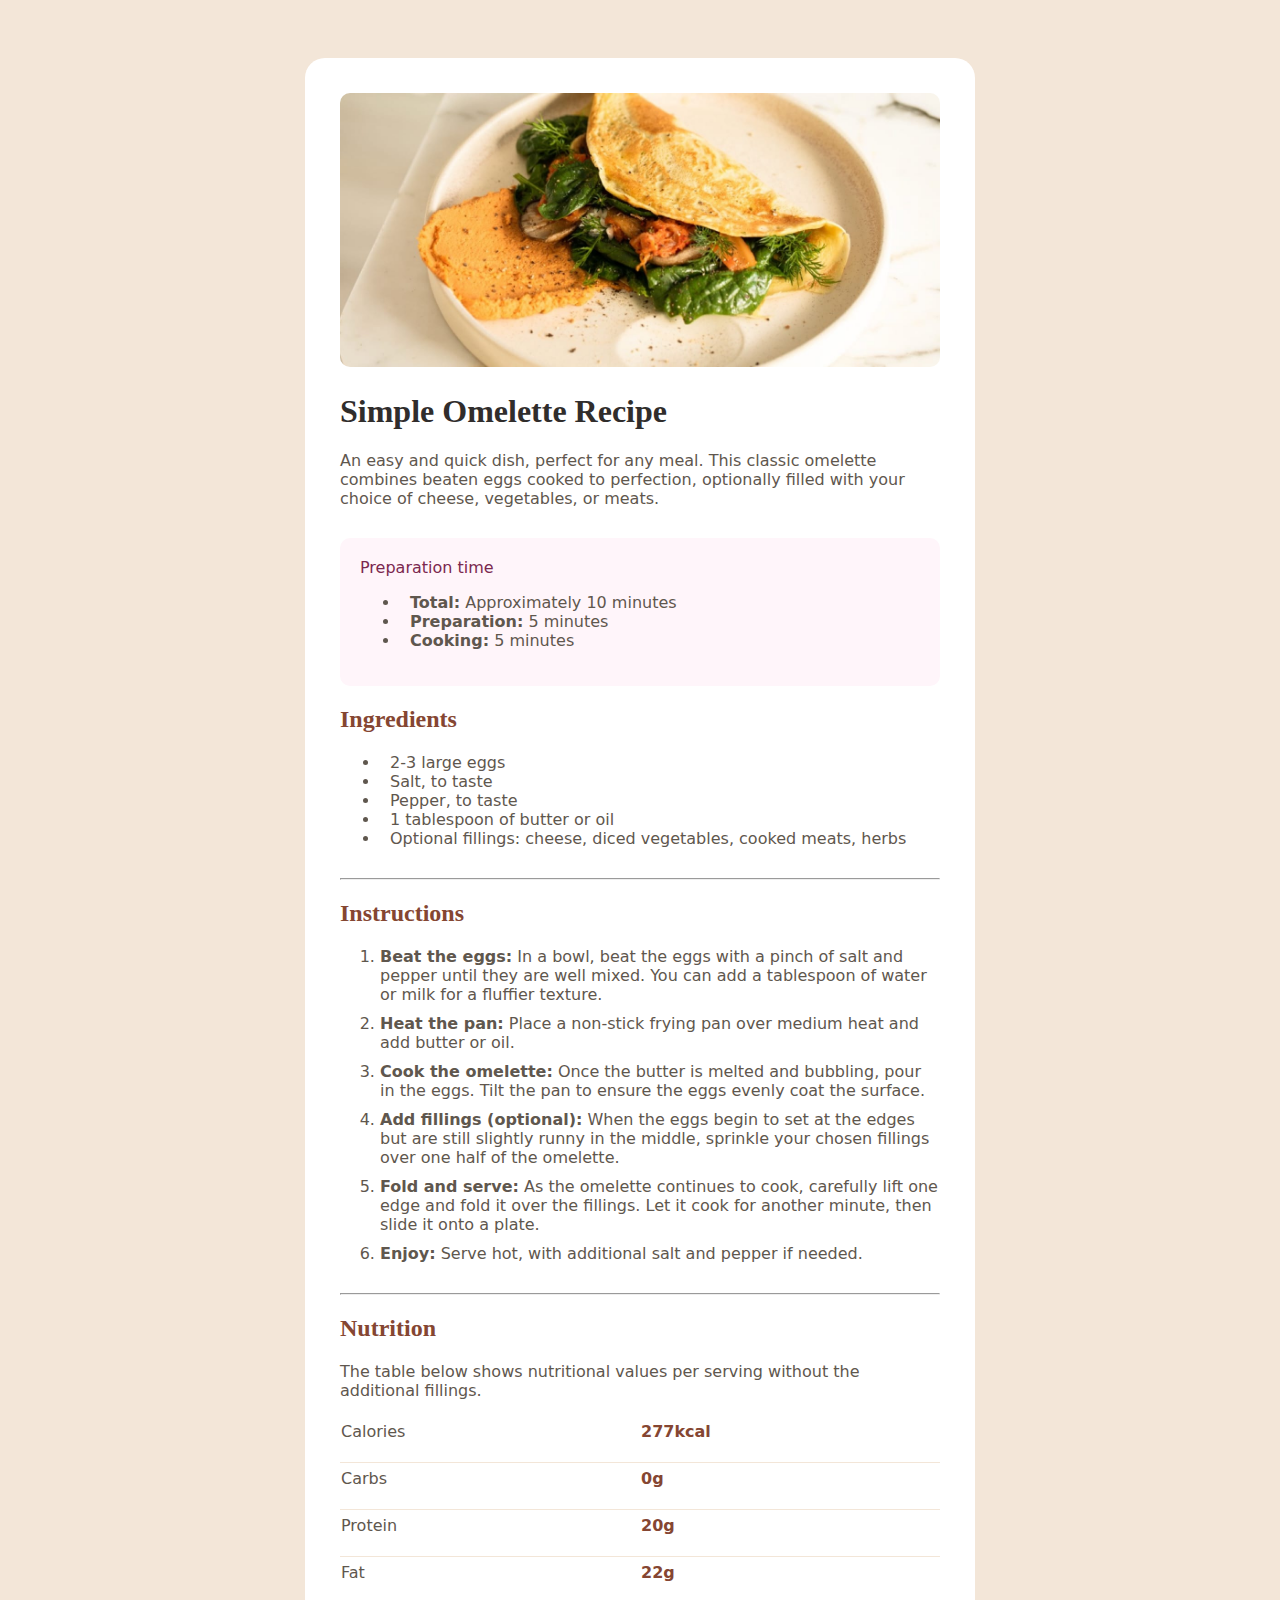
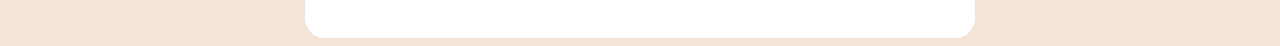
<file: css/01-recipe-page/index.html>
<!DOCTYPE html>
<html lang="en">
  <head>
    <meta charset="UTF-8" />
    <meta name="viewport" content="width=device-width, initial-scale=1.0" />
    <!-- displays site properly based on user's device -->

    <link
      rel="icon"
      type="image/png"
      sizes="32x32"
      href="./assets/images/favicon-32x32.png"
    />

    <title>Frontend Mentor | Recipe page</title>

    <!-- Feel free to remove these styles or customise in your own stylesheet 👍 -->
    <style>
      .attribution {
        font-size: 11px;
        text-align: center;
      }
      .attribution a {
        color: hsl(228, 45%, 44%);
      }
    </style>
    <link rel="stylesheet" href="style.css" />
  </head>
  <body>
    <main>
      <div class="hero">
        <img src="assets/images/image-omelette.jpeg" />
        <h1>Simple Omelette Recipe</h1>
        <p>
          An easy and quick dish, perfect for any meal. This classic omelette
          combines beaten eggs cooked to perfection, optionally filled with your
          choice of cheese, vegetables, or meats.
        </p>
      </div>
      <div class="timing">
        <span class="heading">Preparation time</span>
        <ul>
          <li><span class="bold">Total:</span> Approximately 10 minutes</li>
          <li><span class="bold">Preparation:</span> 5 minutes</li>
          <li><span class="bold">Cooking:</span> 5 minutes</li>
        </ul>
      </div>
      <div class="ingredients">
        <h2>Ingredients</h2>
        <ul>
          <li>2-3 large eggs</li>
          <li>Salt, to taste</li>
          <li>Pepper, to taste</li>
          <li>1 tablespoon of butter or oil</li>
          <li>
            Optional fillings: cheese, diced vegetables, cooked meats, herbs
          </li>
        </ul>
      </div>
      <hr />
      <div class="instructions">
        <h2>Instructions</h2>
        <ol>
          <li>
            <span class="bold">Beat the eggs:</span> In a bowl, beat the eggs
            with a pinch of salt and pepper until they are well mixed. You can
            add a tablespoon of water or milk for a fluffier texture.
          </li>
          <li>
            <span class="bold">Heat the pan:</span> Place a non-stick frying pan
            over medium heat and add butter or oil.
          </li>
          <li>
            <span class="bold">Cook the omelette:</span> Once the butter is
            melted and bubbling, pour in the eggs. Tilt the pan to ensure the
            eggs evenly coat the surface.
          </li>
          <li>
            <span class="bold">Add fillings (optional):</span> When the eggs
            begin to set at the edges but are still slightly runny in the
            middle, sprinkle your chosen fillings over one half of the omelette.
          </li>
          <li>
            <span class="bold">Fold and serve:</span> As the omelette continues
            to cook, carefully lift one edge and fold it over the fillings. Let
            it cook for another minute, then slide it onto a plate.
          </li>
          <li>
            <span class="bold">Enjoy:</span> Serve hot, with additional salt and
            pepper if needed.
          </li>
        </ol>
      </div>
      <hr />
      <div class="nutrition">
        <h2>Nutrition</h2>
        <p>
          The table below shows nutritional values per serving without the
          additional fillings.
        </p>
        <table>
          <tr>
            <td>Calories</td>
            <td>277kcal</td>
          </tr>
          <tr>
            <td>Carbs</td>
            <td>0g</td>
          </tr>
          <tr>
            <td>Protein</td>
            <td>20g</td>
          </tr>
          <tr>
            <td>Fat</td>
            <td>22g</td>
          </tr>
        </table>
      </div>
    </main>
  </body>
</html>
</file>
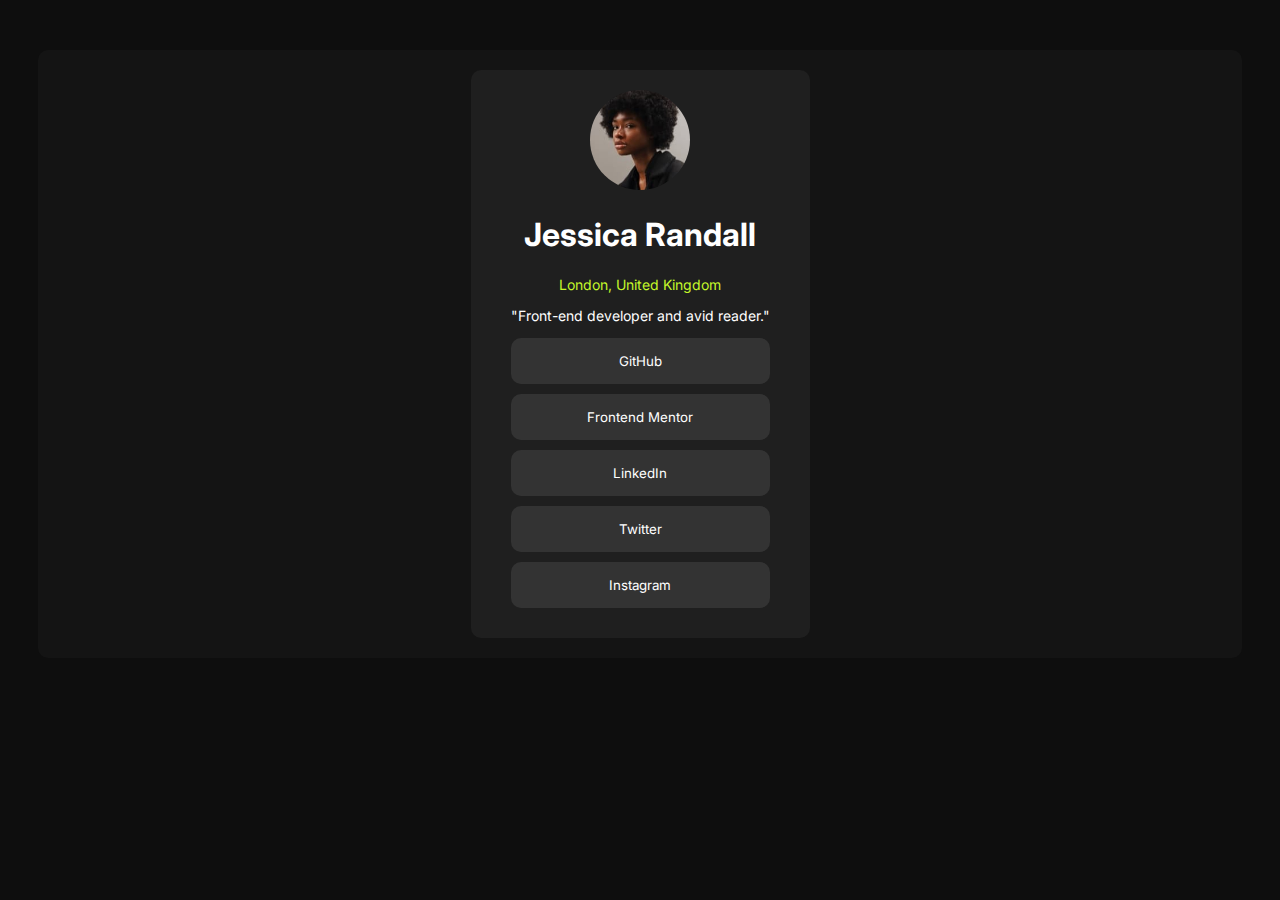
<file: css/02-social-links-profile/index.html>
<!DOCTYPE html>
<html lang="en">
  <head>
    <meta charset="UTF-8" />
    <meta name="viewport" content="width=device-width, initial-scale=1.0" />
    <!-- displays site properly based on user's device -->

    <link
      rel="icon"
      type="image/png"
      sizes="32x32"
      href="./assets/images/favicon-32x32.png"
    />
    <!-- Google Fonts -->
    <link rel="preconnect" href="https://fonts.googleapis.com" />
    <link rel="preconnect" href="https://fonts.gstatic.com" crossorigin />
    <link
      href="https://fonts.googleapis.com/css2?family=Inter:ital,opsz,wght@0,14..32,100..900;1,14..32,100..900&display=swap"
      rel="stylesheet"
    />
    <link rel="stylesheet" href="assets/styles.css" />
    <title>Frontend Mentor | Social links profile</title>
  </head>
  <body>
    <div class="container">
      <div class="card">
        <img src="assets/images/avatar-jessica.jpeg" alt="" />
        <h1>Jessica Randall</h1>
        <p class="location">London, United Kingdom</p>
        <p class="bio">"Front-end developer and avid reader."</p>
        <button>GitHub</button>
        <button>Frontend Mentor</button>
        <button>LinkedIn</button>
        <button>Twitter</button>
        <button>Instagram</button>
      </div>
    </div>
  </body>
</html>
</file>
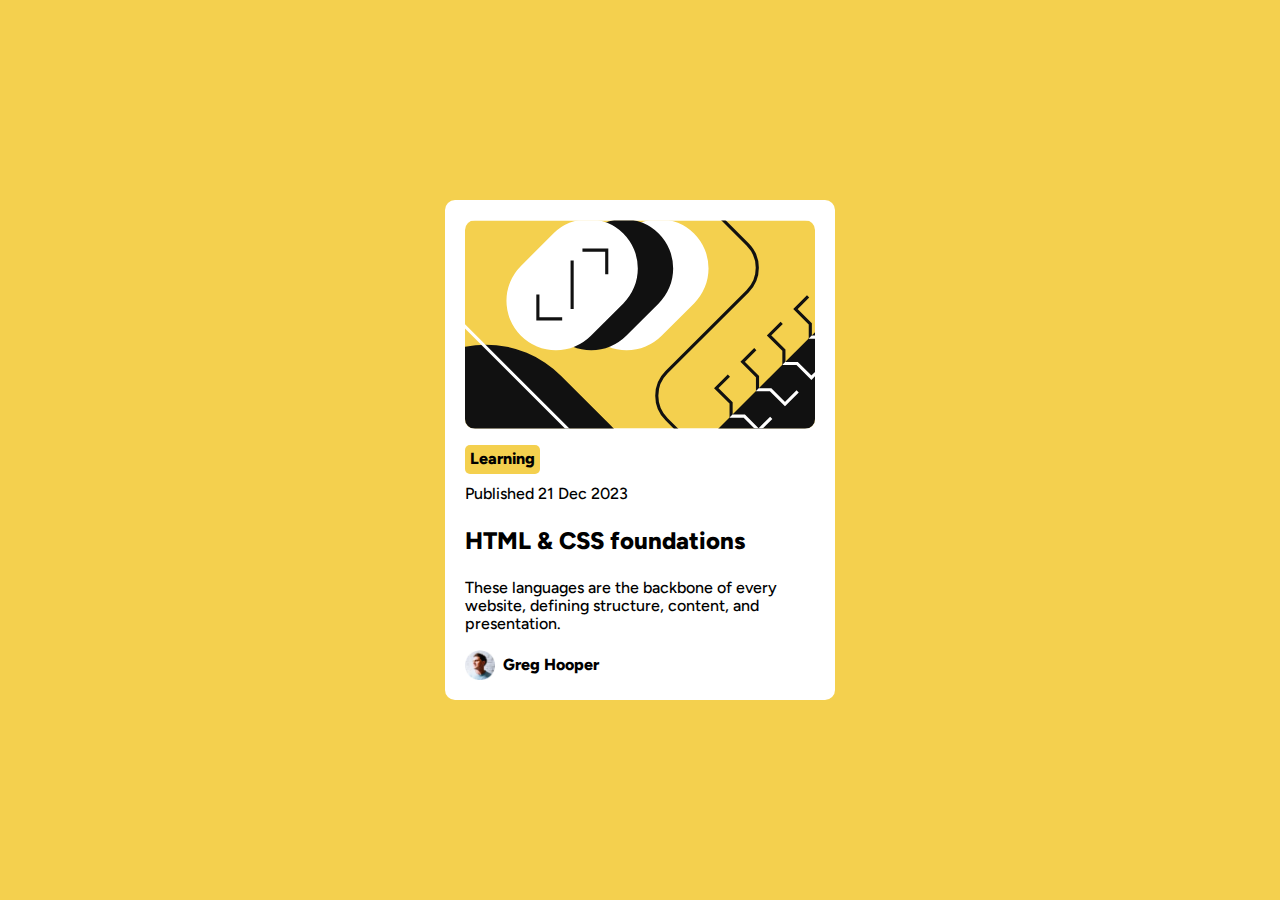
<file: css/03-blog-preview-card/index.html>
<!DOCTYPE html>
<html lang="en">
  <head>
    <meta charset="UTF-8" />
    <meta name="viewport" content="width=device-width, initial-scale=1.0" />
    <!-- displays site properly based on user's device -->

    <link
      rel="icon"
      type="image/png"
      sizes="32x32"
      href="./assets/images/favicon-32x32.png"
    />
    <link rel="preconnect" href="https://fonts.googleapis.com" />
    <link rel="preconnect" href="https://fonts.gstatic.com" crossorigin />
    <link
      href="https://fonts.googleapis.com/css2?family=Figtree:ital,wght@0,300..900;1,300..900&display=swap"
      rel="stylesheet"
    />
    <link rel="stylesheet" href="normalize.css" />
    <link rel="stylesheet" href="style.css" />
    <title>Frontend Mentor | Blog preview card</title>
  </head>
  <body>
    <div class="card">
      <img
        src="assets/images/illustration-article.svg"
        alt="illustraion image"
        class="card-img"
      />
      <p class="badge">Learning</p>
      <p class="date">Published 21 Dec 2023</p>
      <p class="heading">HTML & CSS foundations</p>
      <p class="text">
        These languages are the backbone of every website, defining structure,
        content, and presentation.
      </p>
      <div class="author-container">
        <img src="assets/images/image-avatar.webp" class="profile-img" />
        <p class="author">Greg Hooper</p>
      </div>
    </div>
  </body>
</html>
</file>
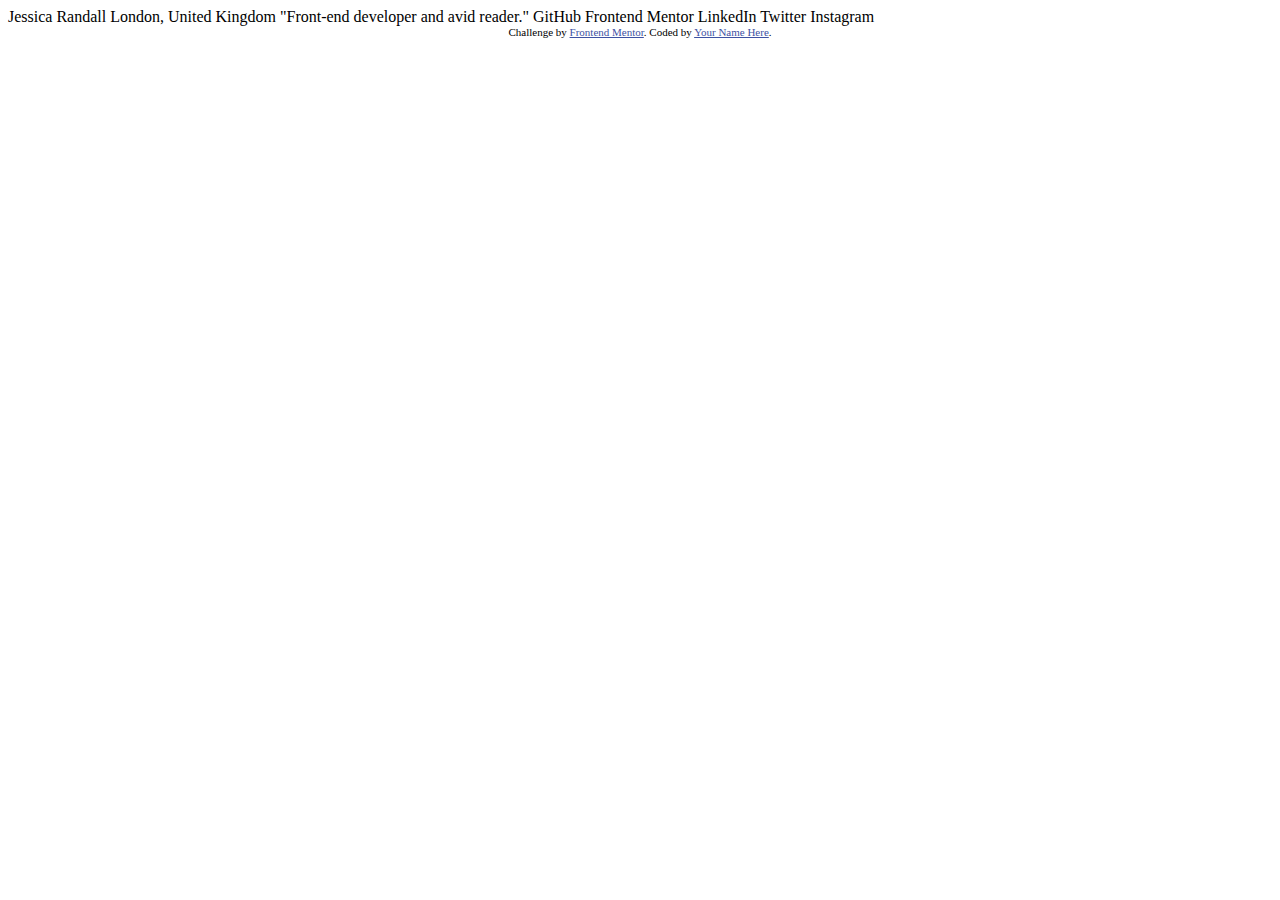
<file: css/2-social-links-profile/index.html>
<!DOCTYPE html>
<html lang="en">
<head>
  <meta charset="UTF-8">
  <meta name="viewport" content="width=device-width, initial-scale=1.0"> <!-- displays site properly based on user's device -->

  <link rel="icon" type="image/png" sizes="32x32" href="./assets/images/favicon-32x32.png">
  
  <title>Frontend Mentor | Social links profile</title>

  <!-- Feel free to remove these styles or customise in your own stylesheet 👍 -->
  <style>
    .attribution { font-size: 11px; text-align: center; }
    .attribution a { color: hsl(228, 45%, 44%); }
  </style>
</head>
<body>

  Jessica Randall
  London, United Kingdom
  "Front-end developer and avid reader."

  GitHub
  Frontend Mentor
  LinkedIn
  Twitter
  Instagram
  
  <div class="attribution">
    Challenge by <a href="https://www.frontendmentor.io?ref=challenge" target="_blank">Frontend Mentor</a>. 
    Coded by <a href="#">Your Name Here</a>.
  </div>
</body>
</html>
</file>
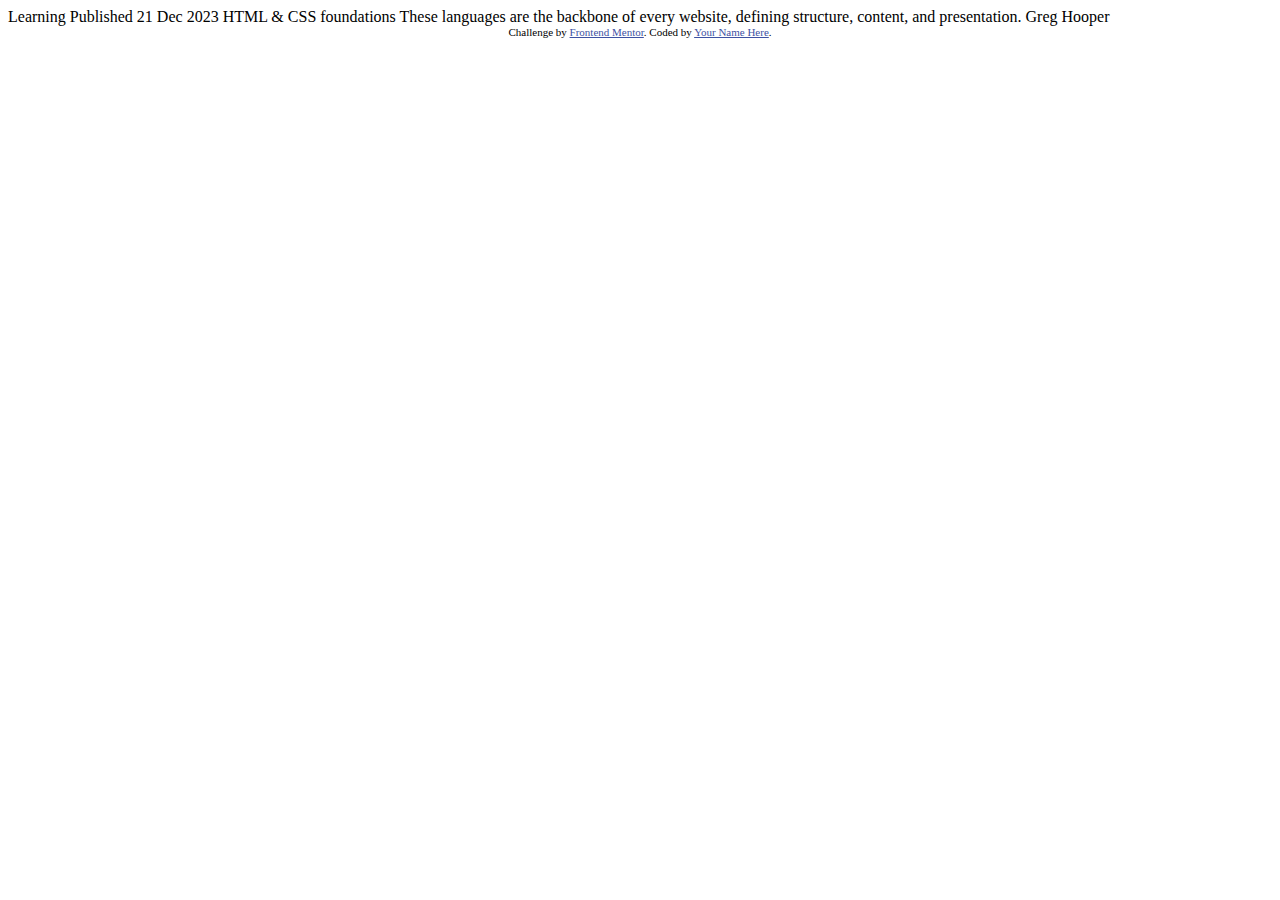
<file: css/3-blog-preview-card/index.html>
<!DOCTYPE html>
<html lang="en">
<head>
  <meta charset="UTF-8">
  <meta name="viewport" content="width=device-width, initial-scale=1.0"> <!-- displays site properly based on user's device -->

  <link rel="icon" type="image/png" sizes="32x32" href="./assets/images/favicon-32x32.png">
  
  <title>Frontend Mentor | Blog preview card</title>

  <!-- Feel free to remove these styles or customise in your own stylesheet 👍 -->
  <style>
    .attribution { font-size: 11px; text-align: center; }
    .attribution a { color: hsl(228, 45%, 44%); }
  </style>
</head>
<body>

  Learning

  Published 21 Dec 2023

  HTML & CSS foundations

  These languages are the backbone of every website, defining structure, content, and presentation.

  Greg Hooper
  
  <div class="attribution">
    Challenge by <a href="https://www.frontendmentor.io?ref=challenge" target="_blank">Frontend Mentor</a>. 
    Coded by <a href="#">Your Name Here</a>.
  </div>
</body>
</html>
</file>
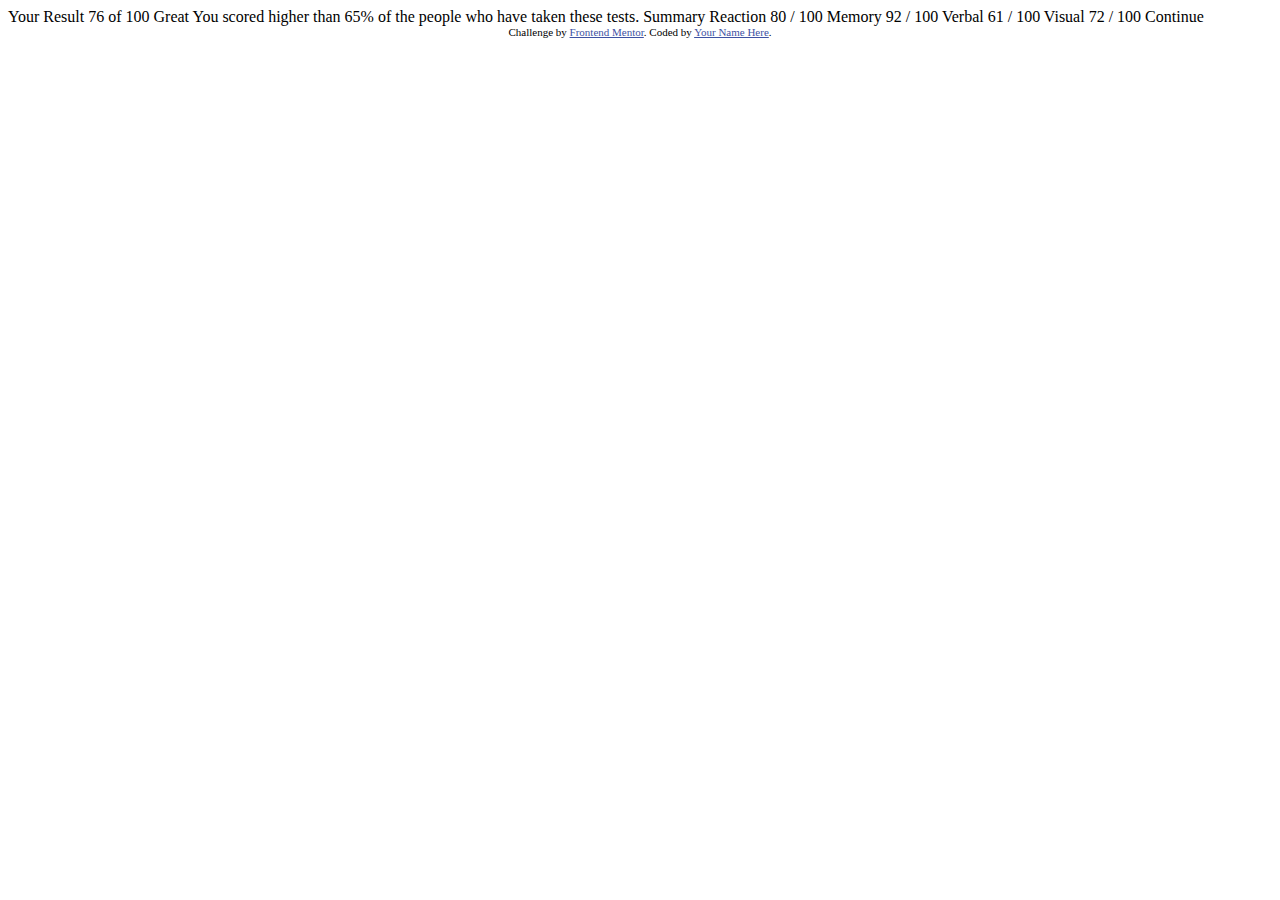
<file: css/4-results-summary-component/index.html>
<!DOCTYPE html>
<html lang="en">
<head>
  <meta charset="UTF-8">
  <meta name="viewport" content="width=device-width, initial-scale=1.0"> <!-- displays site properly based on user's device -->

  <link rel="icon" type="image/png" sizes="32x32" href="./assets/images/favicon-32x32.png">
  
  <title>Frontend Mentor | Results summary component</title>

  <!-- Feel free to remove these styles or customise in your own stylesheet 👍 -->
  <style>
    .attribution { font-size: 11px; text-align: center; }
    .attribution a { color: hsl(228, 45%, 44%); }
  </style>
</head>
<body>

  Your Result
  76
  of 100

  Great
  You scored higher than 65% of the people who have taken these tests.
  
  Summary

  Reaction
  80 / 100

  Memory
  92 / 100

  Verbal
  61 / 100

  Visual
  72 / 100

  Continue
  
  <div class="attribution">
    Challenge by <a href="https://www.frontendmentor.io?ref=challenge" target="_blank">Frontend Mentor</a>. 
    Coded by <a href="#">Your Name Here</a>.
  </div>
</body>
</html>
</file>
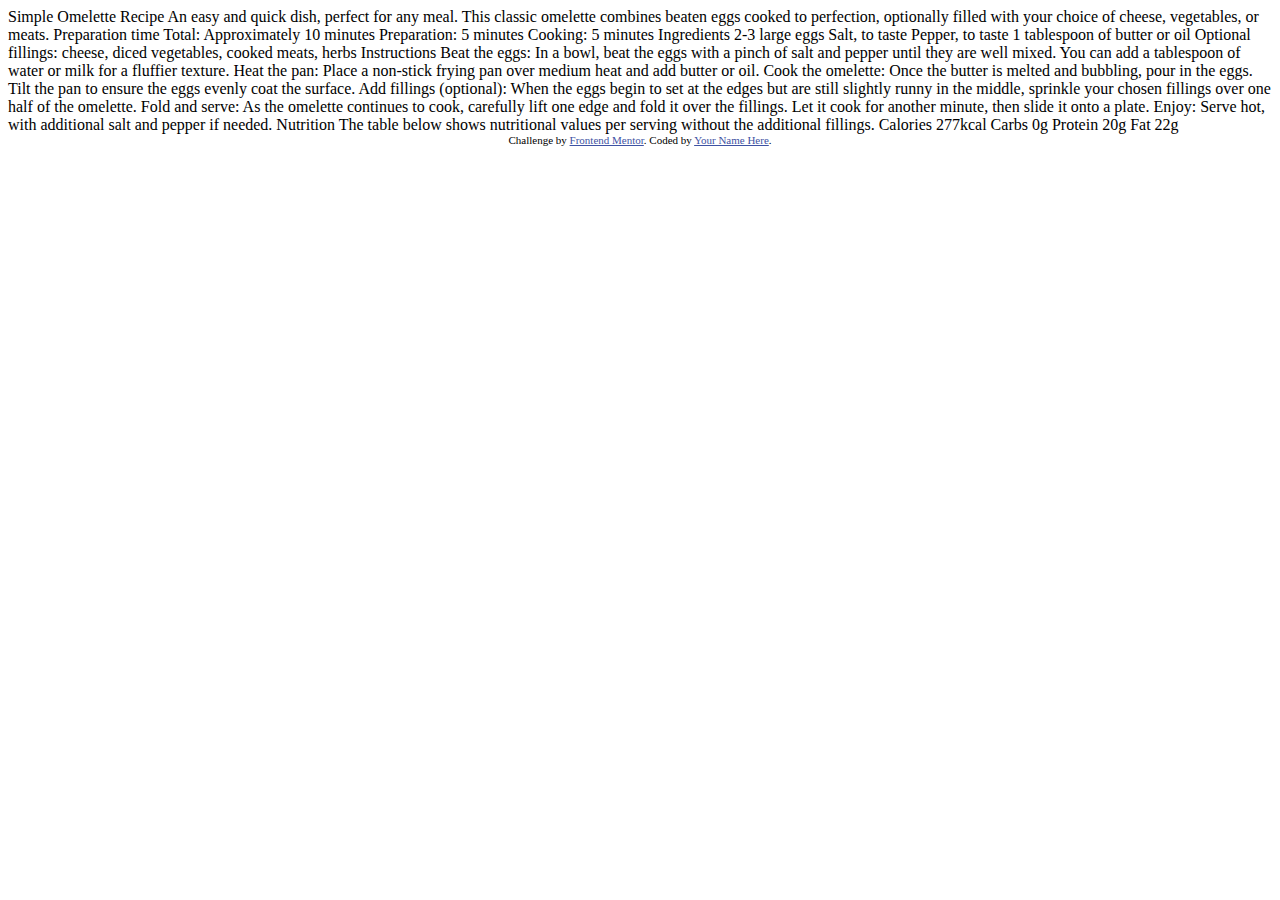
<file: css/newbie/1-recipe-page/index.html>
<!DOCTYPE html>
<html lang="en">
<head>
  <meta charset="UTF-8">
  <meta name="viewport" content="width=device-width, initial-scale=1.0"> <!-- displays site properly based on user's device -->

  <link rel="icon" type="image/png" sizes="32x32" href="./assets/images/favicon-32x32.png">
  
  <title>Frontend Mentor | Recipe page</title>

  <!-- Feel free to remove these styles or customise in your own stylesheet 👍 -->
  <style>
    .attribution { font-size: 11px; text-align: center; }
    .attribution a { color: hsl(228, 45%, 44%); }
  </style>
</head>
<body>

  Simple Omelette Recipe

  An easy and quick dish, perfect for any meal. This classic omelette combines beaten eggs cooked 
  to perfection, optionally filled with your choice of cheese, vegetables, or meats.

  Preparation time

  Total: Approximately 10 minutes
  Preparation: 5 minutes
  Cooking: 5 minutes

  Ingredients

  2-3 large eggs
  Salt, to taste
  Pepper, to taste
  1 tablespoon of butter or oil
  Optional fillings: cheese, diced vegetables, cooked meats, herbs

  Instructions

  Beat the eggs: In a bowl, beat the eggs with a pinch of salt and pepper until they are well mixed. 
  You can add a tablespoon of water or milk for a fluffier texture.

  Heat the pan: Place a non-stick frying pan over medium heat and add butter or oil.

  Cook the omelette: Once the butter is melted and bubbling, pour in the eggs. Tilt the pan to ensure 
  the eggs evenly coat the surface.

  Add fillings (optional): When the eggs begin to set at the edges but are still slightly runny in the 
  middle, sprinkle your chosen fillings over one half of the omelette.

  Fold and serve: As the omelette continues to cook, carefully lift one edge and fold it over the 
  fillings. Let it cook for another minute, then slide it onto a plate.

  Enjoy: Serve hot, with additional salt and pepper if needed.

  Nutrition

  The table below shows nutritional values per serving without the additional fillings.

  Calories
  277kcal

  Carbs
  0g

  Protein
  20g

  Fat
  22g
  
  <div class="attribution">
    Challenge by <a href="https://www.frontendmentor.io?ref=challenge" target="_blank">Frontend Mentor</a>. 
    Coded by <a href="#">Your Name Here</a>.
  </div>
</body>
</html>
</file>
<file: css/01-recipe-page/style.css>
body {
  background-color: hsl(30, 54%, 90%);
  display: flex;
  justify-content: center;
  align-items: center;
  font-family: system-ui, -apple-system, BlinkMacSystemFont, "Segoe UI", Roboto,
    Oxygen, Ubuntu, Cantarell, "Open Sans", "Helvetica Neue", sans-serif;
}
main {
  margin-top: 50px;
  background-color: #fff;
  width: 600px;
  padding: 35px;
  border-radius: 20px;
}
.hero {
  margin-bottom: 30px;
}
img {
  width: 100%;
  border-radius: 10px;
}
h1 {
  color: hsl(24, 5%, 18%);
  font-family: serif;
}

p {
  color: hsl(30, 10%, 34%);
}
.timing {
  background-color: hsl(330, 100%, 98%);
  padding: 20px;
  border-radius: 10px;
}
.timing .heading {
  color: hsl(332, 51%, 32%);
}
.bold {
  font-weight: bold;
}
.timing li {
  color: hsl(30, 10%, 34%);
  padding-left: 10px;
}
.ingredients {
  margin-top: 10px;
}
h2 {
  font-family: serif;
  color: hsl(14, 45%, 36%);
}
.ingredients ul {
  color: hsl(30, 10%, 34%);
}
.ingredients li {
  padding-left: 10px;
}
.ingredients li:last-child,
.instructions li:last-child {
  margin-bottom: 30px;
}
hr {
  color: aliceblue;
}
.instructions {
  margin-top: 10px;
}
.instructions li {
  color: hsl(30, 10%, 34%);
  margin-bottom: 10px;
}
td {
  color: hsl(30, 10%, 34%);
}
td:last-child {
  color: hsl(14, 45%, 36%);
  font-weight: bold;
}
tr {
  display: grid;
  grid-template-columns: repeat(2, 1fr);
  padding-bottom: 20px;
  border-bottom: 1px solid hsl(30, 54%, 90%);
  padding-top: 5px;
}
tr:last-child {
  border: none;
}
table {
  border-collapse: collapse;
  width: 100%;
}
</file>
<file: css/02-social-links-profile/assets/styles.css>
body {
  background-color: #0e0e0e;
  font-family: "Inter", sans-serif;
  color: hsl(0, 0%, 100%);
}
p {
  font-size: 14px;
}
.container {
  background-color: #141414;
  display: flex;
  justify-content: center;
  border-radius: 10px;
  padding: 20px 40px;
  margin: 50px 30px 0;
}
.card {
  background-color: hsl(0, 0%, 12%);
  text-align: center;
  padding: 20px 40px;
  border-radius: 10px;
}
button {
  background-color: hsl(0, 0%, 20%);
  color: hsl(0, 0%, 100%);
  font-family: inherit;
  display: block;
  text-align: center;
  padding: 15px 20px;
  border: none;
  border-radius: 10px;
  width: 100%;
  margin: 10px auto;
}
.location {
  color: hsl(75, 94%, 57%);
}
img {
  border-radius: 50%;
  width: 100px;
}
</file>
<file: css/03-blog-preview-card/style.css>
body {
  font-family: "Figtree", sans-serif;
  font-weight: 500;
  background-color: hsl(47, 88%, 63%);
  display: flex;
  justify-content: center;
  align-items: center;
  height: 100vh;
}
.card {
  background-color: hsl(0, 0%, 100%);
  width: 350px;
  border-radius: 10px;
  padding: 20px;
}
.card-img {
  border-radius: 10px;
  width: 100%;
  margin: 0px auto;
  display: block;
}
.badge {
  background-color: hsl(47, 88%, 63%);
  display: inline-block;
  padding: 5px;
  border-radius: 5px;
  font-weight: 800;
}
.author-container {
    display: flex;
    align-items: center;
    gap: 0.5rem;
}
.author {
  display: inline-block;
  font-weight: 800;
  margin: 0;
}
.profile-img {
  width: 30px;
  display: inline-block;
}
.heading {
    font-weight: 800;
    font-size: 24px;
}
.date  {
  margin-top: -5px;
}
</file>
